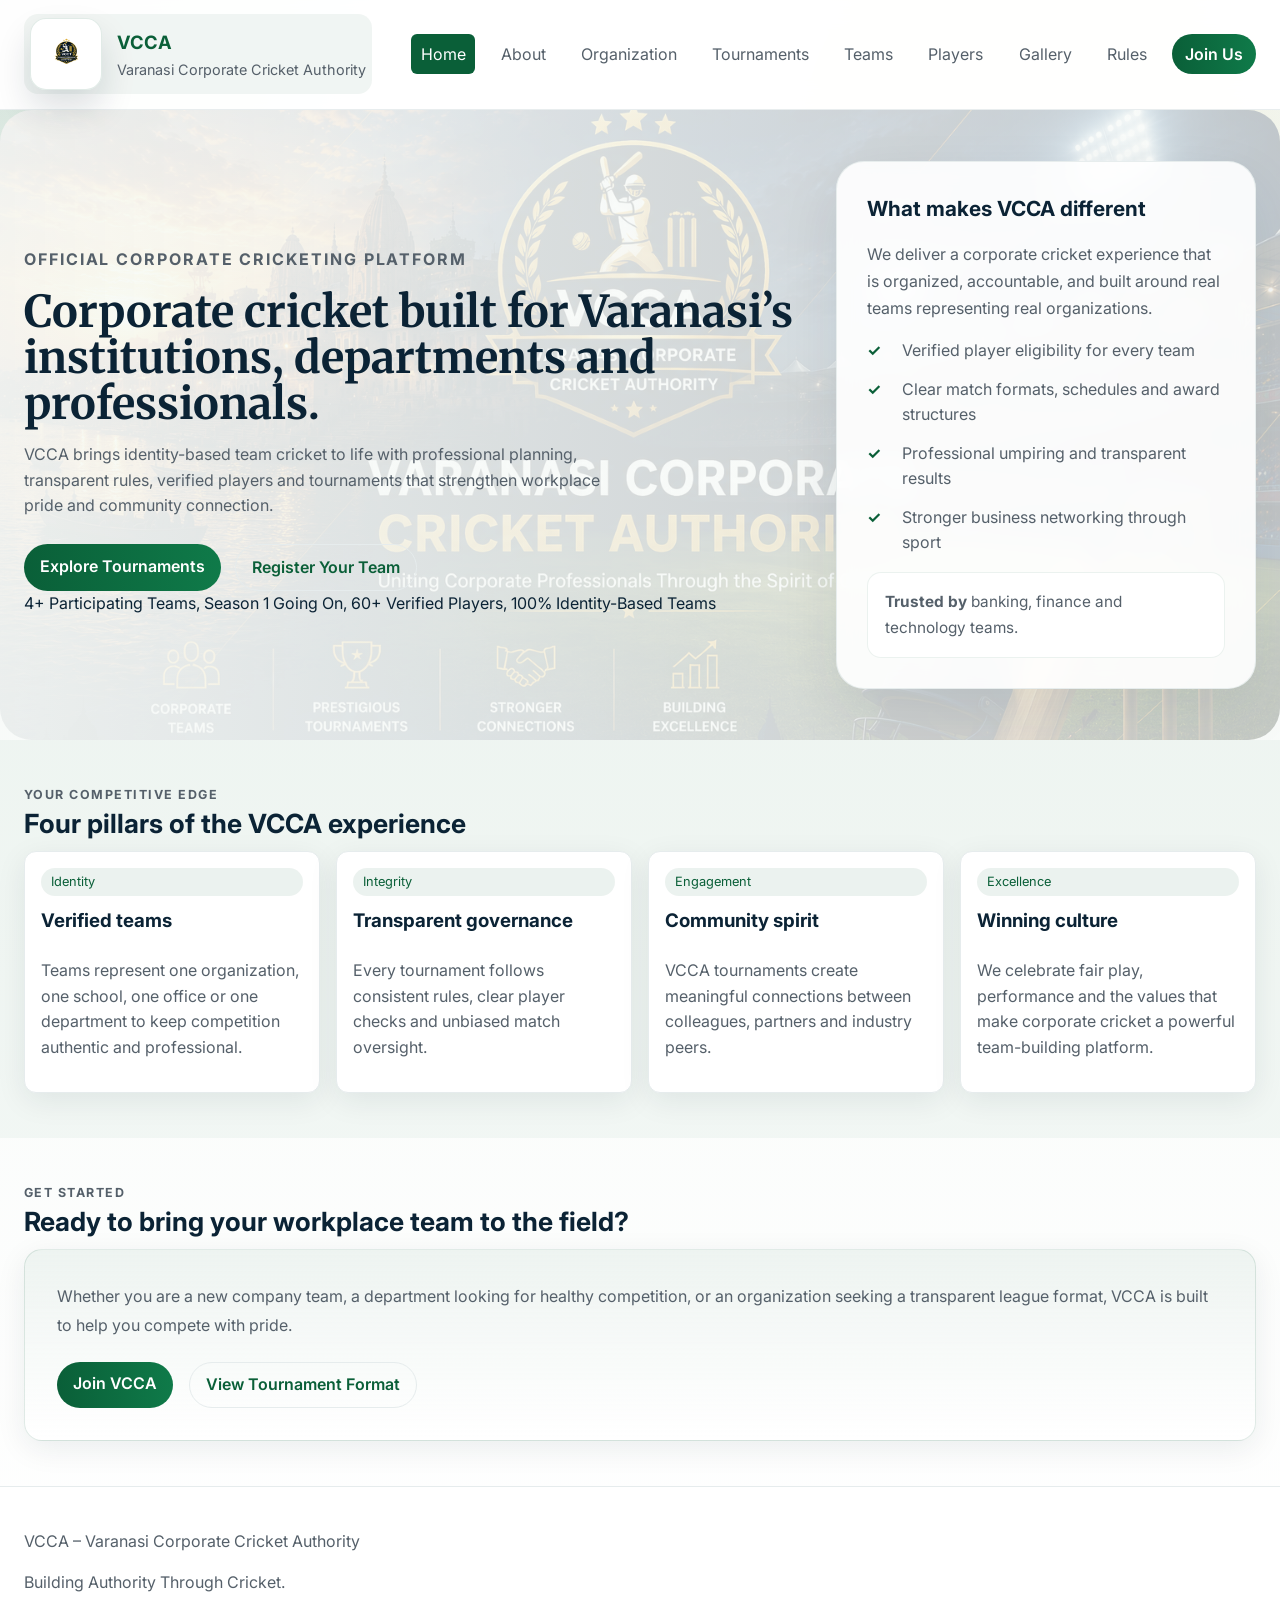
<file: index.html>
<!DOCTYPE html>
<html lang="en">
  <head>
    <meta charset="UTF-8" />
    <meta name="viewport" content="width=device-width, initial-scale=1.0" />
    <title>VCCA | Varanasi Corporate Cricket Authority</title>
    <meta
      name="description"
      content="Official website of the Varanasi Corporate Cricket Authority, promoting professional and transparent corporate cricket in Varanasi."
    />
    <link rel="icon" href="assets/favicon.png" />
    <link rel="stylesheet" href="styles.css" />
    <link href="https://fonts.googleapis.com/css2?family=Merriweather:wght@300;400;700&family=Inter:wght@300;400;600;700&display=swap" rel="stylesheet">
  </head>
  <body data-page="index">
    <header class="site-header">
      <a class="brand" href="index.html">
        <img src="assets/logo.png" class="brand-logo" alt="VCCA logo" />
        <div>
          <h1>VCCA</h1>
          <p>Varanasi Corporate Cricket Authority</p>
        </div>
      </a>

      <button id="nav-toggle" class="nav-toggle" aria-label="Toggle navigation" aria-expanded="false">☰</button>
      <nav class="site-nav" id="site-nav" role="navigation" aria-label="Main navigation"></nav>
      <a class="btn btn-small" href="join.html">Join Us</a>
    </header>

    <main class="page-shell">
      <section class="hero" id="home">
        <div class="hero-copy">
          <p class="eyebrow">Official Corporate Cricketing Platform</p>
          <h2>Corporate cricket built for Varanasi’s institutions, departments and professionals.</h2>
          <p>VCCA brings identity-based team cricket to life with professional planning, transparent rules, verified players and tournaments that strengthen workplace pride and community connection.</p>
          <div class="hero-actions">
            <a class="btn" href="tournaments.html">Explore Tournaments</a>
            <a class="btn btn-secondary" href="join.html">Register Your Team</a>
          </div>
          <div class="hero-stats">
            <span class="stat-pill">4+ Participating Teams, </span>
            <span class="stat-pill">Season 1 Going On, </span>
            <span class="stat-pill">60+ Verified Players, </span>
            <span class="stat-pill">100% Identity-Based Teams</span>
          </div>
        </div>
        <aside class="hero-card hero-panel">
          <h3>What makes VCCA different</h3>
          <p>We deliver a corporate cricket experience that is organized, accountable, and built around real teams representing real organizations.</p>
          <ul class="checklist">
            <li>Verified player eligibility for every team</li>
            <li>Clear match formats, schedules and award structures</li>
            <li>Professional umpiring and transparent results</li>
            <li>Stronger business networking through sport</li>
          </ul>
          <div class="trusted-by">
            <p><strong>Trusted by</strong> banking, finance and technology teams.</p>
          </div>
        </aside>
      </section>

      <section class="section section-alt">
        <div class="section-header">
          <p class="eyebrow">Your competitive edge</p>
          <h2>Four pillars of the VCCA experience</h2>
        </div>
        <div class="card-grid">
          <div class="card"><span class="tag">Identity</span><h3>Verified teams</h3><p>Teams represent one organization, one school, one office or one department to keep competition authentic and professional.</p></div>
          <div class="card"><span class="tag">Integrity</span><h3>Transparent governance</h3><p>Every tournament follows consistent rules, clear player checks and unbiased match oversight.</p></div>
          <div class="card"><span class="tag">Engagement</span><h3>Community spirit</h3><p>VCCA tournaments create meaningful connections between colleagues, partners and industry peers.</p></div>
          <div class="card"><span class="tag">Excellence</span><h3>Winning culture</h3><p>We celebrate fair play, performance and the values that make corporate cricket a powerful team-building platform.</p></div>
        </div>
      </section>

      <section class="section">
        <div class="section-header">
          <p class="eyebrow">Get started</p>
          <h2>Ready to bring your workplace team to the field?</h2>
        </div>
        <div class="cta-card">
          <p>Whether you are a new company team, a department looking for healthy competition, or an organization seeking a transparent league format, VCCA is built to help you compete with pride.</p>
          <div class="cta-actions">
            <a class="btn" href="join.html">Join VCCA</a>
            <a class="btn btn-secondary" href="tournaments.html">View Tournament Format</a>
          </div>
        </div>
      </section>
    </main>

    <footer class="site-footer">
      <p>VCCA – Varanasi Corporate Cricket Authority</p>
      <p>Building Authority Through Cricket.</p>
    </footer>

    <div id="team-modal" class="modal" hidden></div>

    <script src="app.js"></script>
  </body>
</html>
</file>
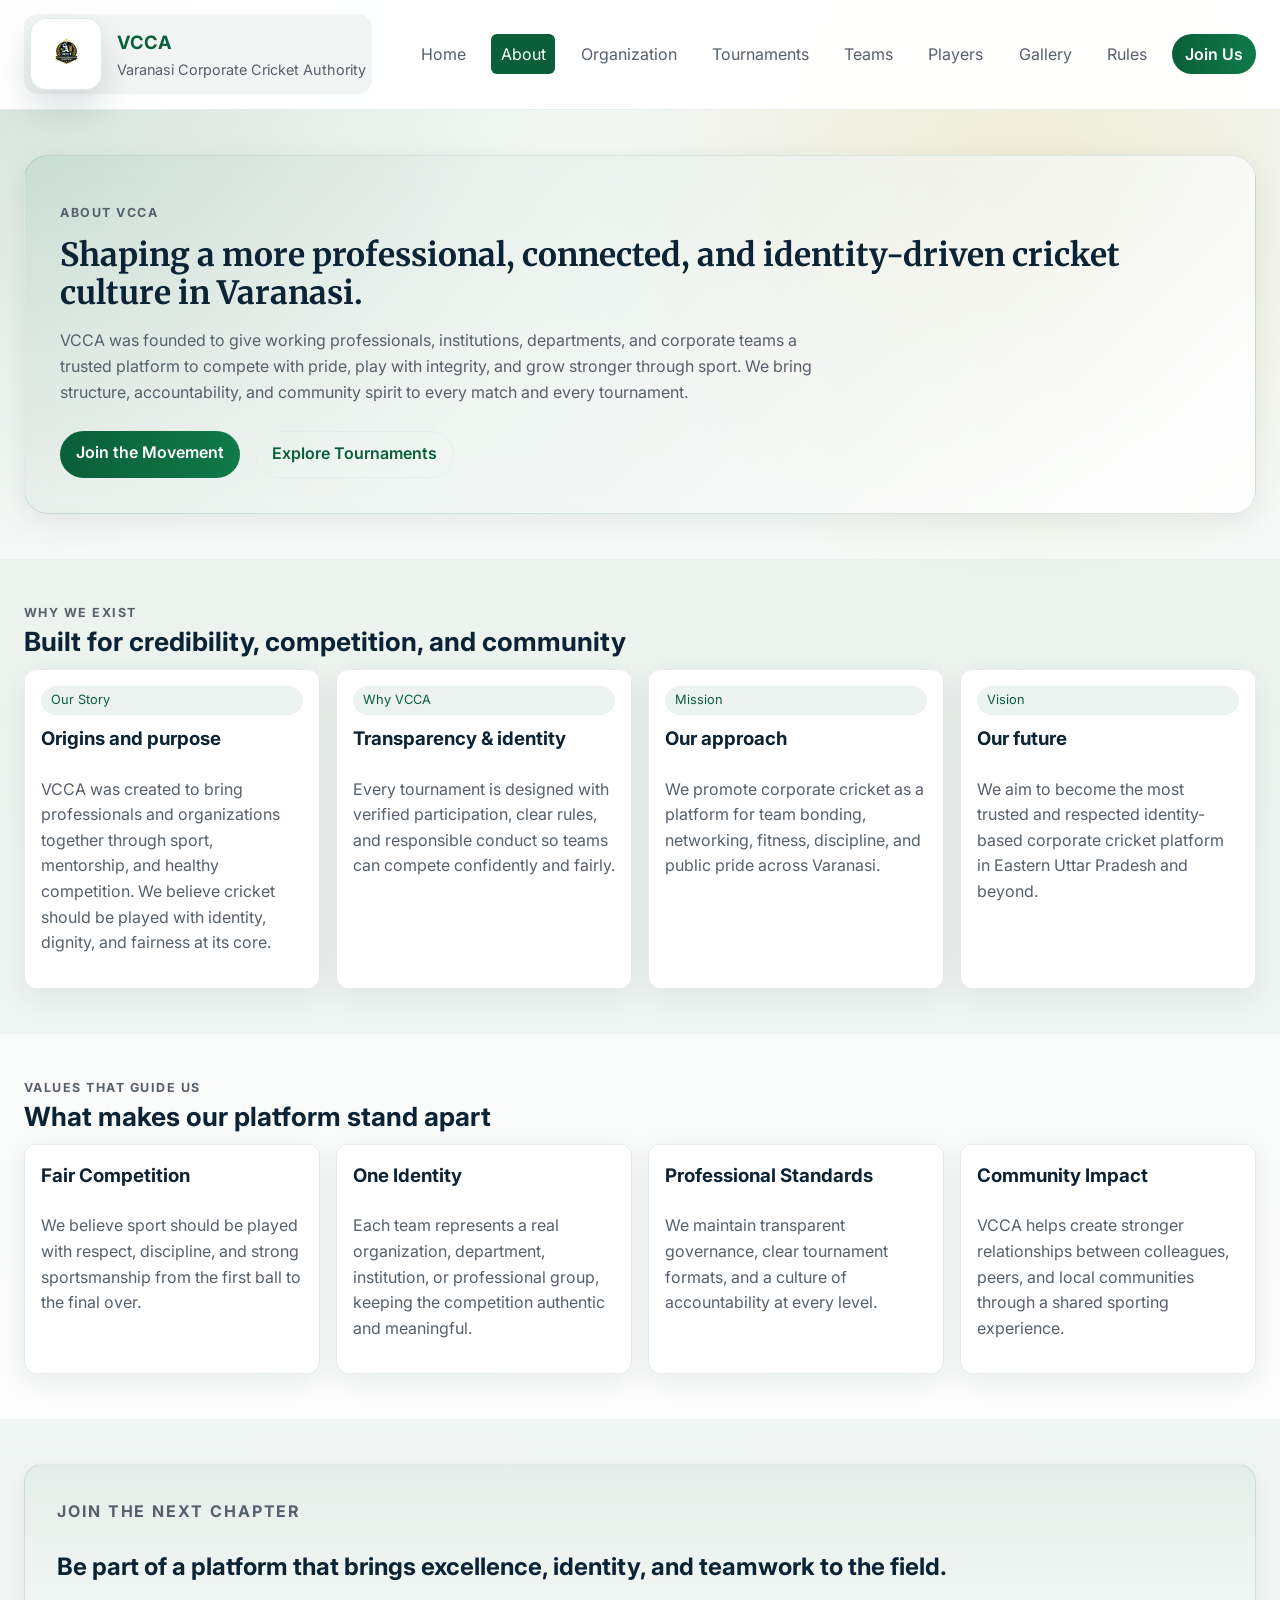
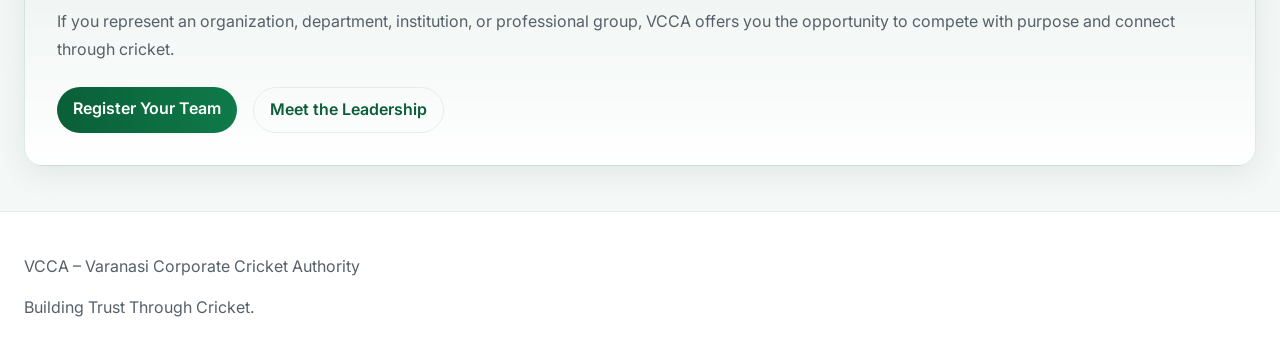
<file: about.html>
<!DOCTYPE html>
<html lang="en">
  <head>
    <meta charset="UTF-8" />
    <meta name="viewport" content="width=device-width, initial-scale=1.0" />
    <title>About | VCCA</title>
    <meta
      name="description"
      content="Learn the story, mission, vision and values of the Varanasi Corporate Cricket Authority."
    />
    <link rel="icon" href="assets/logo.png" />
    <link rel="stylesheet" href="styles.css" />
    <link href="https://fonts.googleapis.com/css2?family=Merriweather:wght@300;400;700&family=Inter:wght@300;400;600;700&display=swap" rel="stylesheet">
  </head>
  <body data-page="about">
    <header class="site-header">
      <a class="brand" href="index.html">
        <img src="assets/logo.png" class="brand-logo" alt="VCCA logo" />
        <div>
          <h1>VCCA</h1>
          <p>Varanasi Corporate Cricket Authority</p>
        </div>
      </a>
      <button id="nav-toggle" class="nav-toggle" aria-label="Toggle navigation" aria-expanded="false">☰</button>
      <nav class="site-nav" id="site-nav" role="navigation" aria-label="Main navigation"></nav>
      <a class="btn btn-small" href="join.html">Join Us</a>
    </header>

    <main class="page-shell">
      <section class="section">
        <div class="hero-card about-hero">
          <p class="eyebrow">About VCCA</p>
          <h2>Shaping a more professional, connected, and identity-driven cricket culture in Varanasi.</h2>
          <p>VCCA was founded to give working professionals, institutions, departments, and corporate teams a trusted platform to compete with pride, play with integrity, and grow stronger through sport. We bring structure, accountability, and community spirit to every match and every tournament.</p>
          <div class="hero-actions">
            <a class="btn" href="join.html">Join the Movement</a>
            <a class="btn btn-secondary" href="tournaments.html">Explore Tournaments</a>
          </div>
        </div>
      </section>

      <section class="section section-alt">
        <div class="section-header">
          <p class="eyebrow">Why we exist</p>
          <h2>Built for credibility, competition, and community</h2>
        </div>
        <div class="card-grid">
          <div class="card"><span class="tag">Our Story</span><h3>Origins and purpose</h3><p>VCCA was created to bring professionals and organizations together through sport, mentorship, and healthy competition. We believe cricket should be played with identity, dignity, and fairness at its core.</p></div>
          <div class="card"><span class="tag">Why VCCA</span><h3>Transparency & identity</h3><p>Every tournament is designed with verified participation, clear rules, and responsible conduct so teams can compete confidently and fairly.</p></div>
          <div class="card"><span class="tag">Mission</span><h3>Our approach</h3><p>We promote corporate cricket as a platform for team bonding, networking, fitness, discipline, and public pride across Varanasi.</p></div>
          <div class="card"><span class="tag">Vision</span><h3>Our future</h3><p>We aim to become the most trusted and respected identity-based corporate cricket platform in Eastern Uttar Pradesh and beyond.</p></div>
        </div>
      </section>

      <section class="section">
        <div class="section-header">
          <p class="eyebrow">Values that guide us</p>
          <h2>What makes our platform stand apart</h2>
        </div>
        <div class="about-grid">
          <div class="card"><h3>Fair Competition</h3><p>We believe sport should be played with respect, discipline, and strong sportsmanship from the first ball to the final over.</p></div>
          <div class="card"><h3>One Identity</h3><p>Each team represents a real organization, department, institution, or professional group, keeping the competition authentic and meaningful.</p></div>
          <div class="card"><h3>Professional Standards</h3><p>We maintain transparent governance, clear tournament formats, and a culture of accountability at every level.</p></div>
          <div class="card"><h3>Community Impact</h3><p>VCCA helps create stronger relationships between colleagues, peers, and local communities through a shared sporting experience.</p></div>
        </div>
      </section>

      <section class="section section-alt">
        <div class="cta-card">
          <p class="eyebrow">Join the next chapter</p>
          <h2>Be part of a platform that brings excellence, identity, and teamwork to the field.</h2>
          <p>If you represent an organization, department, institution, or professional group, VCCA offers you the opportunity to compete with purpose and connect through cricket.</p>
          <div class="cta-actions">
            <a class="btn" href="join.html">Register Your Team</a>
            <a class="btn btn-secondary" href="organization.html">Meet the Leadership</a>
          </div>
        </div>
      </section>
    </main>

    <footer class="site-footer">
      <p>VCCA – Varanasi Corporate Cricket Authority</p>
      <p>Building Trust Through Cricket.</p>
    </footer>

    <div id="team-modal" class="modal" hidden></div>
    <script src="app.js"></script>
  </body>
</html>
</file>
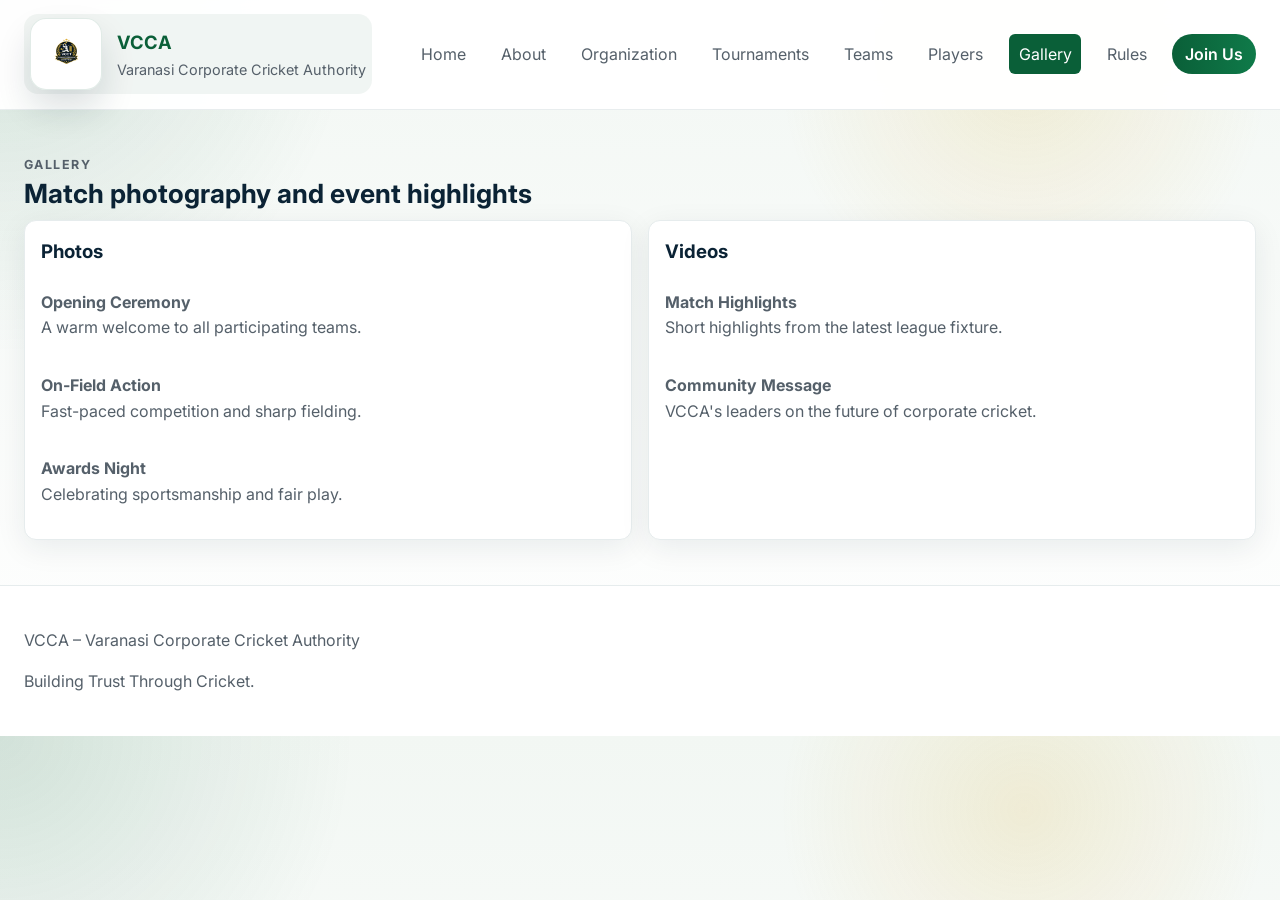
<file: gallery.html>
<!DOCTYPE html>
<html lang="en">
  <head>
    <meta charset="UTF-8" />
    <meta name="viewport" content="width=device-width, initial-scale=1.0" />
    <title>Gallery | VCCA</title>
    <meta
      name="description"
      content="Browse VCCA photos and videos from recent tournaments and events."
    />
    <link rel="icon" href="assets/logo.png" />
    <link rel="stylesheet" href="styles.css" />
    <link href="https://fonts.googleapis.com/css2?family=Merriweather:wght@300;400;700&family=Inter:wght@300;400;600;700&display=swap" rel="stylesheet">
  </head>
  <body data-page="gallery">
    <header class="site-header">
      <a class="brand" href="index.html">
        <img src="assets/logo.png" class="brand-logo" alt="VCCA logo" />
        <div>
          <h1>VCCA</h1>
          <p>Varanasi Corporate Cricket Authority</p>
        </div>
      </a>
      <button id="nav-toggle" class="nav-toggle" aria-label="Toggle navigation" aria-expanded="false">☰</button>
      <nav class="site-nav" id="site-nav" role="navigation" aria-label="Main navigation"></nav>
      <a class="btn btn-small" href="join.html">Join Us</a>
    </header>

    <main class="page-shell">
      <section id="page-content"></section>
    </main>

    <footer class="site-footer">
      <p>VCCA – Varanasi Corporate Cricket Authority</p>
      <p>Building Trust Through Cricket.</p>
    </footer>

    <div id="team-modal" class="modal" hidden></div>
    <script src="app.js"></script>
  </body>
</html>
</file>
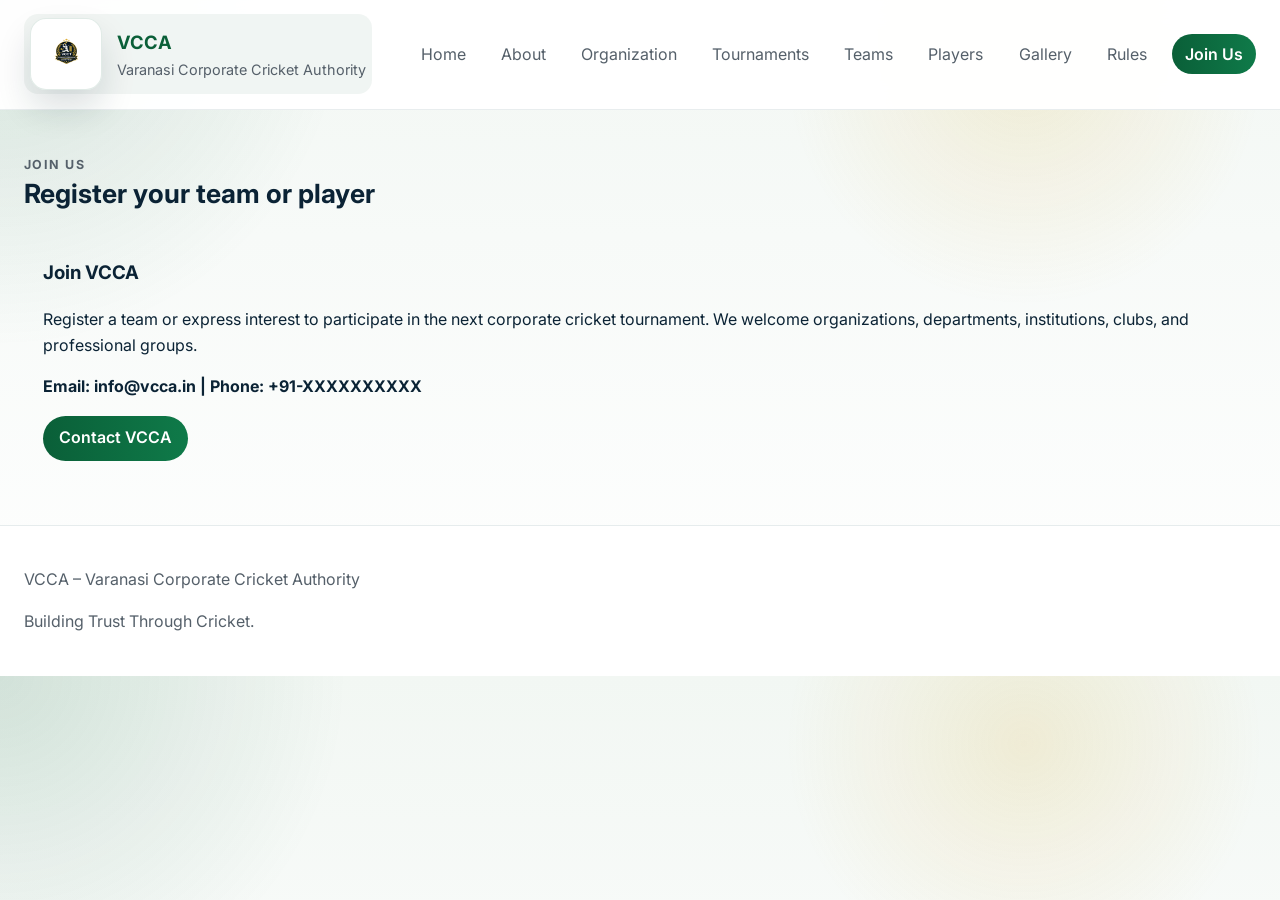
<file: join.html>
<!DOCTYPE html>
<html lang="en">
  <head>
    <meta charset="UTF-8" />
    <meta name="viewport" content="width=device-width, initial-scale=1.0" />
    <title>Join VCCA</title>
    <meta
      name="description"
      content="Register a team or player with VCCA and join the next corporate cricket tournament in Varanasi."
    />
    <link rel="icon" href="assets/logo.png" />
    <link rel="stylesheet" href="styles.css" />
    <link href="https://fonts.googleapis.com/css2?family=Merriweather:wght@300;400;700&family=Inter:wght@300;400;600;700&display=swap" rel="stylesheet">
  </head>
  <body data-page="join">
    <header class="site-header">
      <a class="brand" href="index.html">
        <img src="assets/logo.png" class="brand-logo" alt="VCCA logo" />
        <div>
          <h1>VCCA</h1>
          <p>Varanasi Corporate Cricket Authority</p>
        </div>
      </a>
      <button id="nav-toggle" class="nav-toggle" aria-label="Toggle navigation" aria-expanded="false">☰</button>
      <nav class="site-nav" id="site-nav" role="navigation" aria-label="Main navigation"></nav>
      <a class="btn btn-small" href="join.html">Join Us</a>
    </header>

    <main class="page-shell">
      <section id="page-content"></section>
    </main>

    <footer class="site-footer">
      <p>VCCA – Varanasi Corporate Cricket Authority</p>
      <p>Building Trust Through Cricket.</p>
    </footer>

    <div id="team-modal" class="modal" hidden></div>
    <script src="app.js"></script>
  </body>
</html>
</file>
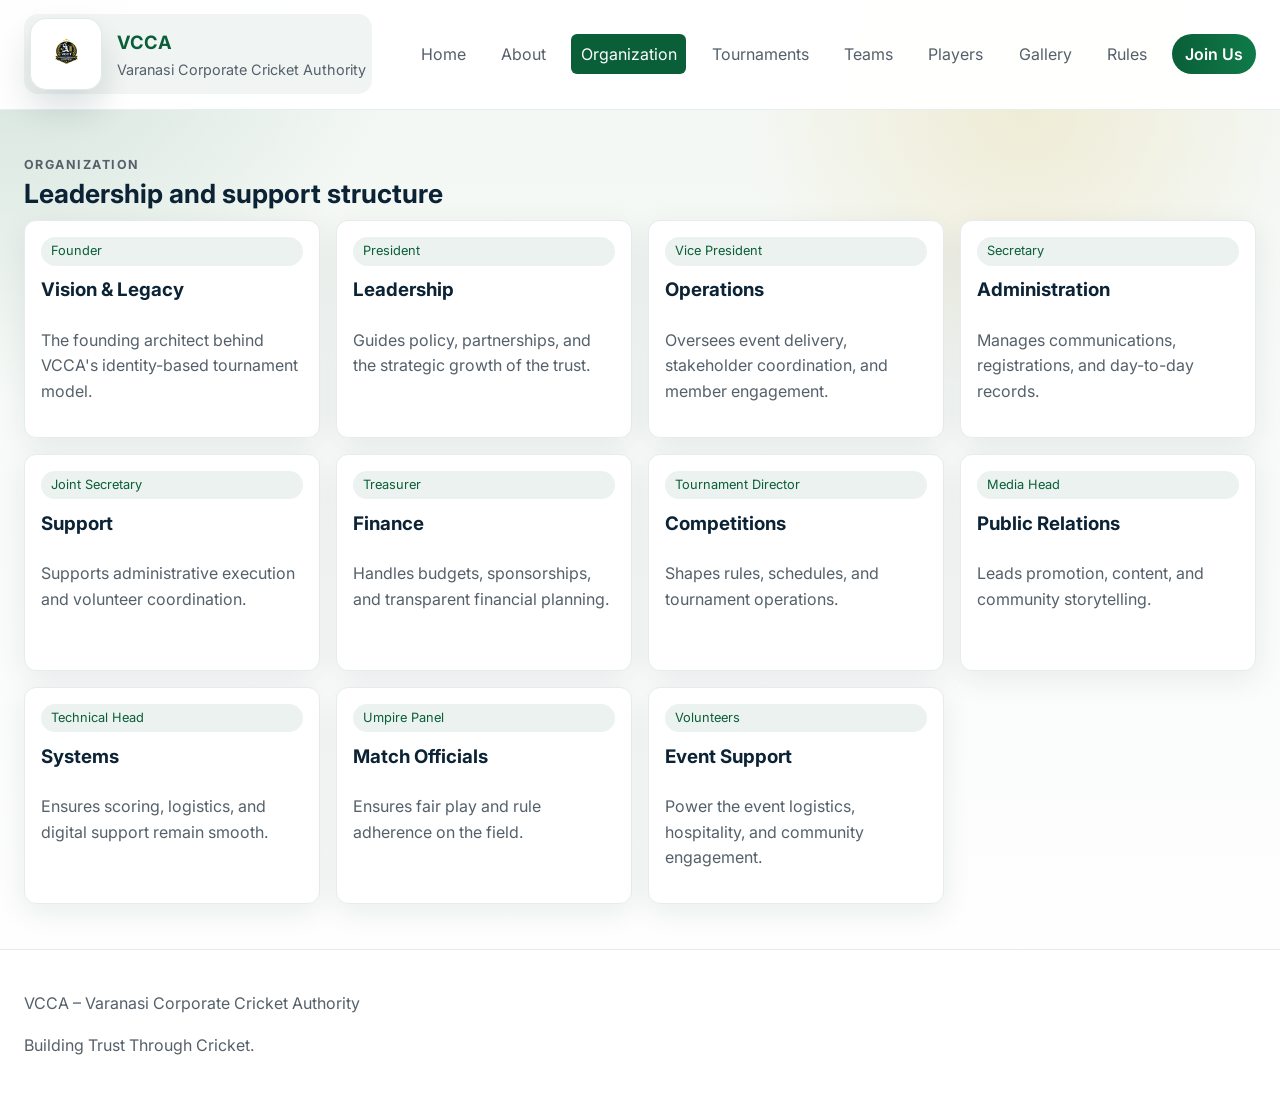
<file: organization.html>
<!DOCTYPE html>
<html lang="en">
  <head>
    <meta charset="UTF-8" />
    <meta name="viewport" content="width=device-width, initial-scale=1.0" />
    <title>Organization | VCCA</title>
    <meta
      name="description"
      content="Meet the leadership team and organizational roles at the Varanasi Corporate Cricket Authority."
    />
    <link rel="icon" href="assets/logo.png" />
    <link rel="stylesheet" href="styles.css" />
    <link href="https://fonts.googleapis.com/css2?family=Merriweather:wght@300;400;700&family=Inter:wght@300;400;600;700&display=swap" rel="stylesheet">
  </head>
  <body data-page="organization">
    <header class="site-header">
      <a class="brand" href="index.html">
        <img src="assets/logo.png" class="brand-logo" alt="VCCA logo" />
        <div>
          <h1>VCCA</h1>
          <p>Varanasi Corporate Cricket Authority</p>
        </div>
      </a>
      <button id="nav-toggle" class="nav-toggle" aria-label="Toggle navigation" aria-expanded="false">☰</button>
      <nav class="site-nav" id="site-nav" role="navigation" aria-label="Main navigation"></nav>
      <a class="btn btn-small" href="join.html">Join Us</a>
    </header>

    <main class="page-shell">
      <section class="section">
        <div class="section-header">
          <p class="eyebrow">Organization</p>
          <h2>Leadership and support structure</h2>
        </div>
        <div class="card-grid">
          <div class="card"><span class="tag">Founder</span><h3>Vision & Legacy</h3><p>The founding architect behind VCCA's identity-based tournament model.</p></div>
          <div class="card"><span class="tag">President</span><h3>Leadership</h3><p>Guides policy, partnerships, and the strategic growth of the trust.</p></div>
          <div class="card"><span class="tag">Vice President</span><h3>Operations</h3><p>Oversees event delivery, stakeholder coordination, and member engagement.</p></div>
          <div class="card"><span class="tag">Secretary</span><h3>Administration</h3><p>Manages communications, registrations, and day-to-day records.</p></div>
          <div class="card"><span class="tag">Joint Secretary</span><h3>Support</h3><p>Supports administrative execution and volunteer coordination.</p></div>
          <div class="card"><span class="tag">Treasurer</span><h3>Finance</h3><p>Handles budgets, sponsorships, and transparent financial planning.</p></div>
          <div class="card"><span class="tag">Tournament Director</span><h3>Competitions</h3><p>Shapes rules, schedules, and tournament operations.</p></div>
          <div class="card"><span class="tag">Media Head</span><h3>Public Relations</h3><p>Leads promotion, content, and community storytelling.</p></div>
          <div class="card"><span class="tag">Technical Head</span><h3>Systems</h3><p>Ensures scoring, logistics, and digital support remain smooth.</p></div>
          <div class="card"><span class="tag">Umpire Panel</span><h3>Match Officials</h3><p>Ensures fair play and rule adherence on the field.</p></div>
          <div class="card"><span class="tag">Volunteers</span><h3>Event Support</h3><p>Power the event logistics, hospitality, and community engagement.</p></div>
        </div>
      </section>
    </main>

    <footer class="site-footer">
      <p>VCCA – Varanasi Corporate Cricket Authority</p>
      <p>Building Trust Through Cricket.</p>
    </footer>

    <div id="team-modal" class="modal" hidden></div>
    <script src="app.js"></script>
  </body>
</html>
</file>
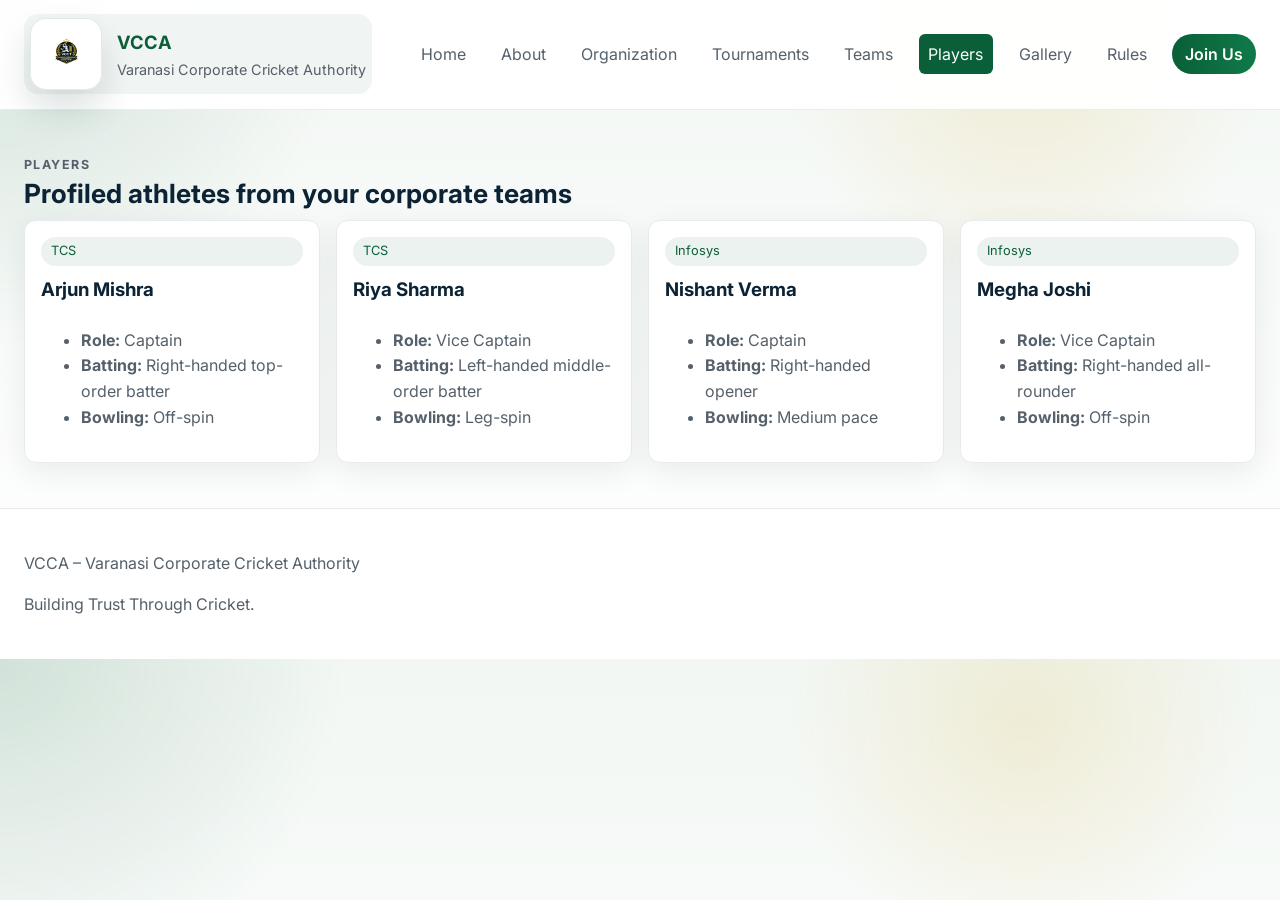
<file: players.html>
<!DOCTYPE html>
<html lang="en">
  <head>
    <meta charset="UTF-8" />
    <meta name="viewport" content="width=device-width, initial-scale=1.0" />
    <title>Players | VCCA</title>
    <meta
      name="description"
      content="Explore VCCA player profiles, roles, and on-field strengths for the current season."
    />
    <link rel="icon" href="assets/logo.png" />
    <link rel="stylesheet" href="styles.css" />
    <link href="https://fonts.googleapis.com/css2?family=Merriweather:wght@300;400;700&family=Inter:wght@300;400;600;700&display=swap" rel="stylesheet">
  </head>
  <body data-page="players">
    <header class="site-header">
      <a class="brand" href="index.html">
        <img src="assets/logo.png" class="brand-logo" alt="VCCA logo" />
        <div>
          <h1>VCCA</h1>
          <p>Varanasi Corporate Cricket Authority</p>
        </div>
      </a>
      <button id="nav-toggle" class="nav-toggle" aria-label="Toggle navigation" aria-expanded="false">☰</button>
      <nav class="site-nav" id="site-nav" role="navigation" aria-label="Main navigation"></nav>
      <a class="btn btn-small" href="join.html">Join Us</a>
    </header>

    <main class="page-shell">
      <section id="page-content"></section>
    </main>

    <footer class="site-footer">
      <p>VCCA – Varanasi Corporate Cricket Authority</p>
      <p>Building Trust Through Cricket.</p>
    </footer>

    <div id="team-modal" class="modal" hidden></div>
    <script src="app.js"></script>
  </body>
</html>
</file>
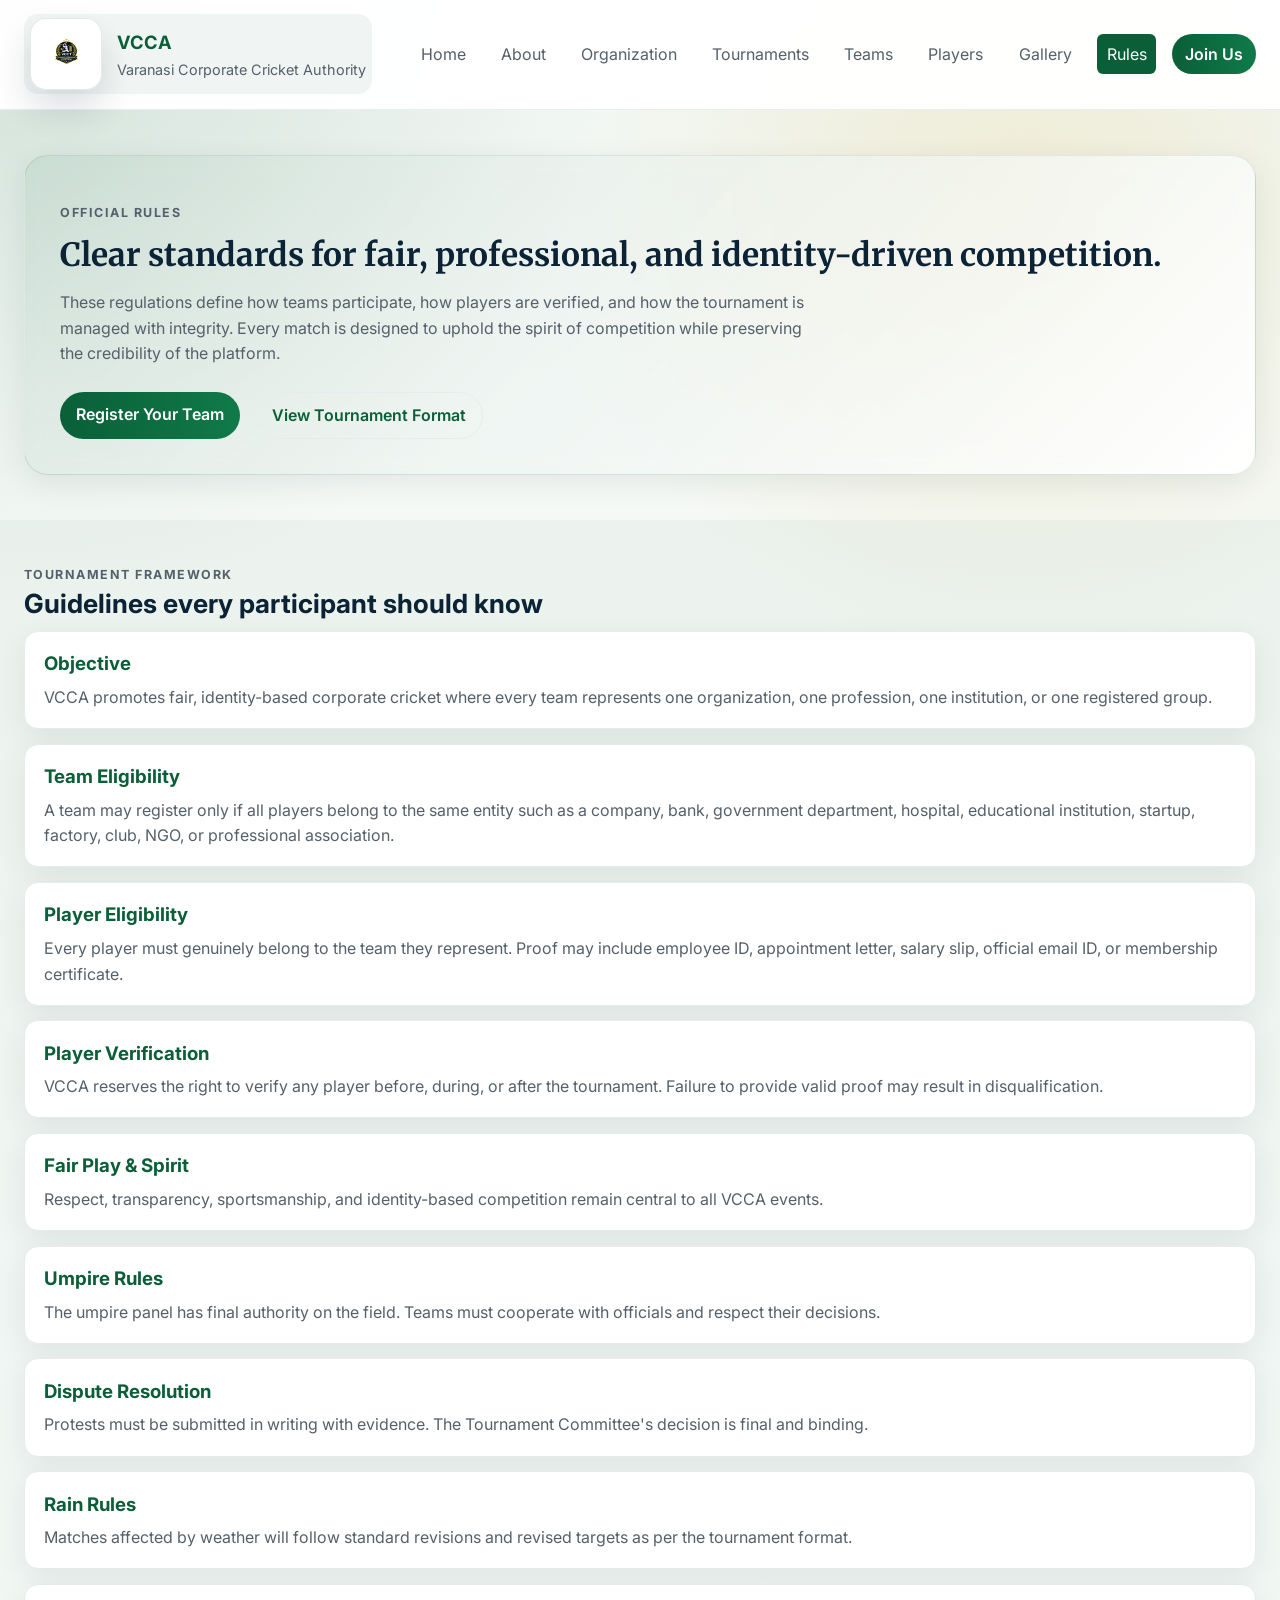
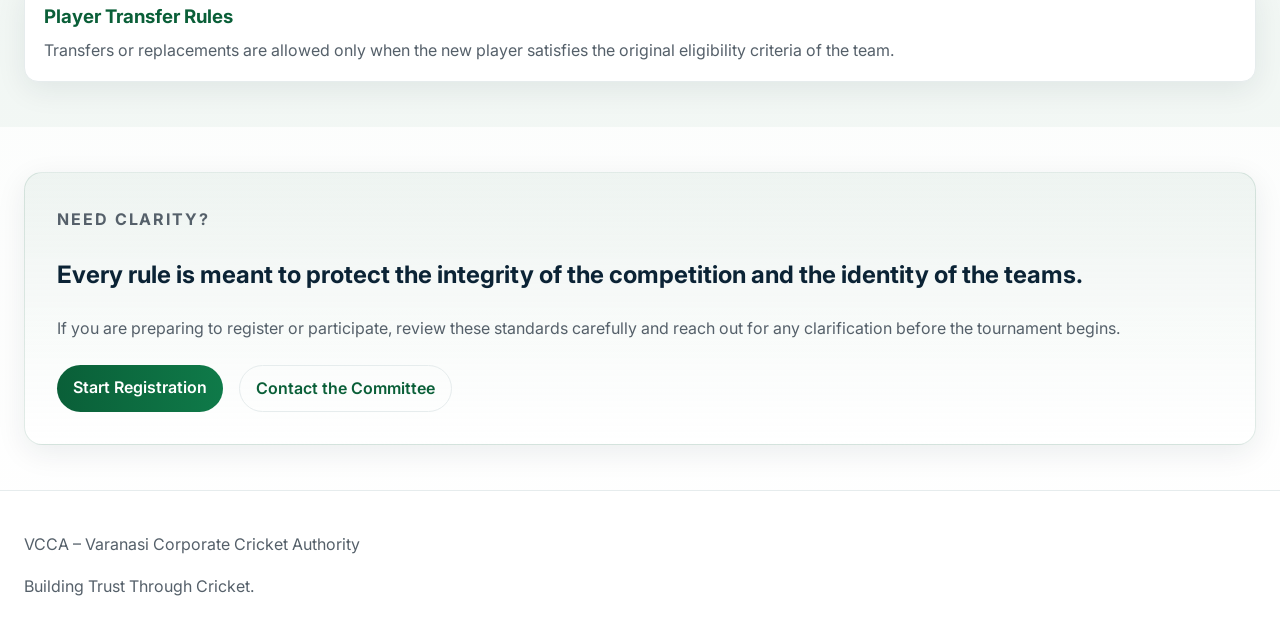
<file: rules.html>
<!DOCTYPE html>
<html lang="en">
  <head>
    <meta charset="UTF-8" />
    <meta name="viewport" content="width=device-width, initial-scale=1.0" />
    <title>Rules | VCCA</title>
    <meta
      name="description"
      content="Read the VCCA tournament rules, player eligibility, code of conduct, umpire regulations, and transfer policy."
    />
    <link rel="icon" href="assets/logo.png" />
    <link rel="stylesheet" href="styles.css" />
    <link href="https://fonts.googleapis.com/css2?family=Merriweather:wght@300;400;700&family=Inter:wght@300;400;600;700&display=swap" rel="stylesheet">
  </head>
  <body data-page="rules">
    <header class="site-header">
      <a class="brand" href="index.html">
        <img src="assets/logo.png" class="brand-logo" alt="VCCA logo" />
        <div>
          <h1>VCCA</h1>
          <p>Varanasi Corporate Cricket Authority</p>
        </div>
      </a>
      <button id="nav-toggle" class="nav-toggle" aria-label="Toggle navigation" aria-expanded="false">☰</button>
      <nav class="site-nav" id="site-nav" role="navigation" aria-label="Main navigation"></nav>
      <a class="btn btn-small" href="join.html">Join Us</a>
    </header>

    <main class="page-shell">
      <section class="section">
        <div class="hero-card about-hero">
          <p class="eyebrow">Official Rules</p>
          <h2>Clear standards for fair, professional, and identity-driven competition.</h2>
          <p>These regulations define how teams participate, how players are verified, and how the tournament is managed with integrity. Every match is designed to uphold the spirit of competition while preserving the credibility of the platform.</p>
          <div class="hero-actions">
            <a class="btn" href="join.html">Register Your Team</a>
            <a class="btn btn-secondary" href="tournaments.html">View Tournament Format</a>
          </div>
        </div>
      </section>

      <section class="section section-alt">
        <div class="section-header">
          <p class="eyebrow">Tournament framework</p>
          <h2>Guidelines every participant should know</h2>
        </div>
        <div class="rules-list">
          <div class="rules-item"><h3>Objective</h3><p>VCCA promotes fair, identity-based corporate cricket where every team represents one organization, one profession, one institution, or one registered group.</p></div>
          <div class="rules-item"><h3>Team Eligibility</h3><p>A team may register only if all players belong to the same entity such as a company, bank, government department, hospital, educational institution, startup, factory, club, NGO, or professional association.</p></div>
          <div class="rules-item"><h3>Player Eligibility</h3><p>Every player must genuinely belong to the team they represent. Proof may include employee ID, appointment letter, salary slip, official email ID, or membership certificate.</p></div>
          <div class="rules-item"><h3>Player Verification</h3><p>VCCA reserves the right to verify any player before, during, or after the tournament. Failure to provide valid proof may result in disqualification.</p></div>
          <div class="rules-item"><h3>Fair Play & Spirit</h3><p>Respect, transparency, sportsmanship, and identity-based competition remain central to all VCCA events.</p></div>
          <div class="rules-item"><h3>Umpire Rules</h3><p>The umpire panel has final authority on the field. Teams must cooperate with officials and respect their decisions.</p></div>
          <div class="rules-item"><h3>Dispute Resolution</h3><p>Protests must be submitted in writing with evidence. The Tournament Committee's decision is final and binding.</p></div>
          <div class="rules-item"><h3>Rain Rules</h3><p>Matches affected by weather will follow standard revisions and revised targets as per the tournament format.</p></div>
          <div class="rules-item"><h3>Player Transfer Rules</h3><p>Transfers or replacements are allowed only when the new player satisfies the original eligibility criteria of the team.</p></div>
        </div>
      </section>

      <section class="section">
        <div class="cta-card">
          <p class="eyebrow">Need clarity?</p>
          <h2>Every rule is meant to protect the integrity of the competition and the identity of the teams.</h2>
          <p>If you are preparing to register or participate, review these standards carefully and reach out for any clarification before the tournament begins.</p>
          <div class="cta-actions">
            <a class="btn" href="join.html">Start Registration</a>
            <a class="btn btn-secondary" href="organization.html">Contact the Committee</a>
          </div>
        </div>
      </section>
    </main>

    <footer class="site-footer">
      <p>VCCA – Varanasi Corporate Cricket Authority</p>
      <p>Building Trust Through Cricket.</p>
    </footer>

    <div id="team-modal" class="modal" hidden></div>
    <script src="app.js"></script>
  </body>
</html>
</file>
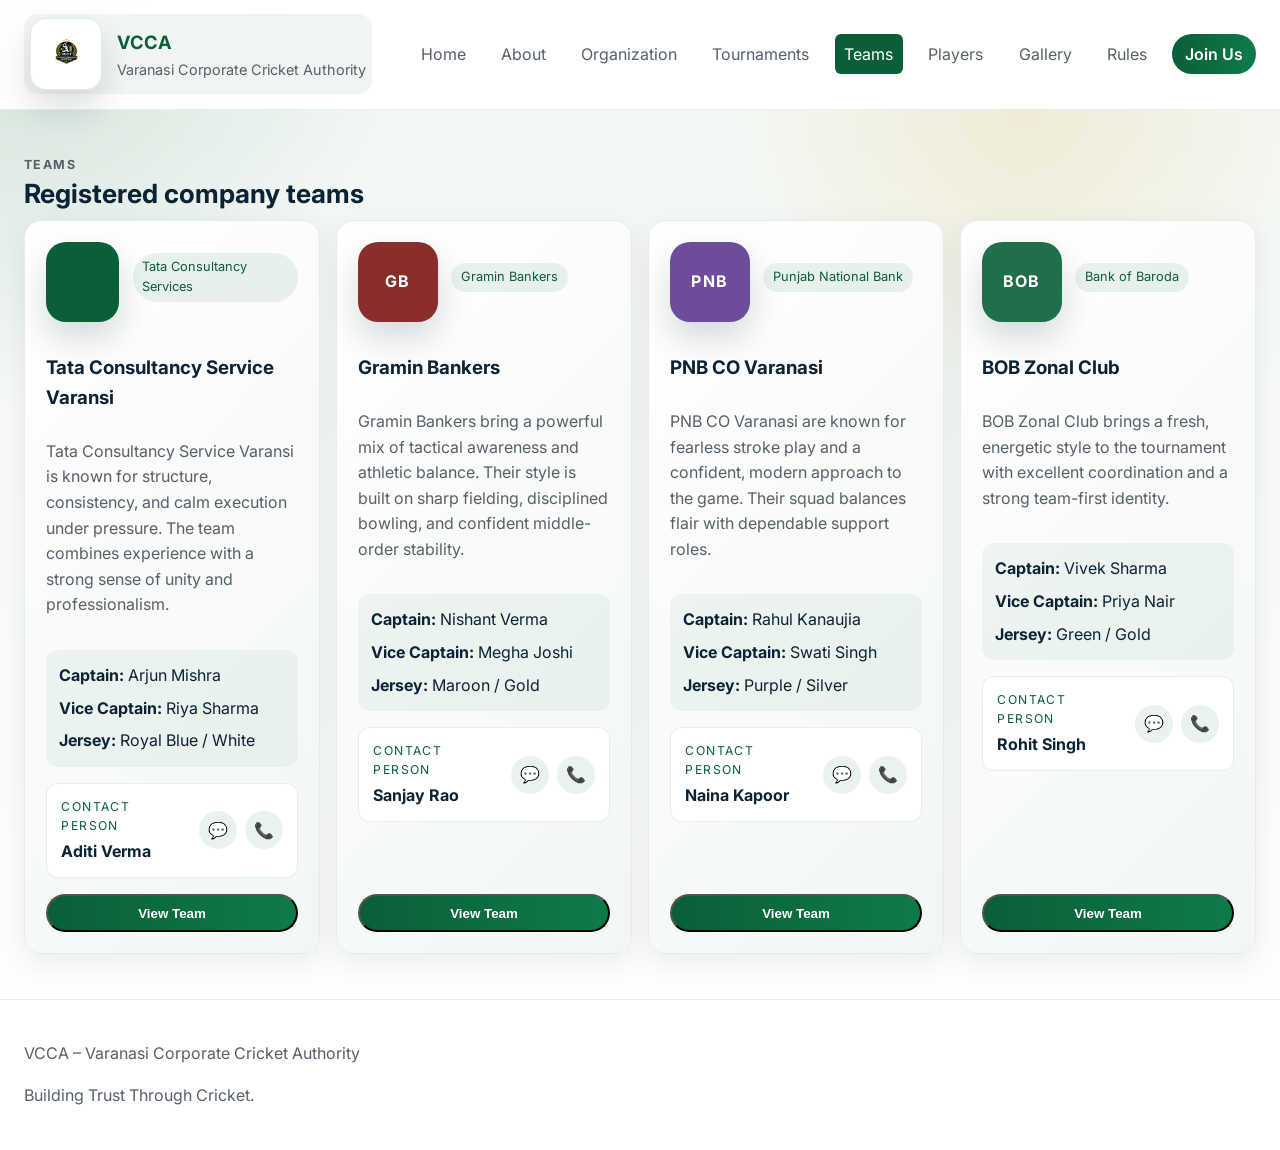
<file: teams.html>
<!DOCTYPE html>
<html lang="en">
  <head>
    <meta charset="UTF-8" />
    <meta name="viewport" content="width=device-width, initial-scale=1.0" />
    <title>Teams | VCCA</title>
    <meta
      name="description"
      content="Browse VCCA registered company teams and view player rosters, captains, and team records."
    />
    <link rel="icon" href="assets/logo.png" />
    <link rel="stylesheet" href="styles.css" />
    <link href="https://fonts.googleapis.com/css2?family=Merriweather:wght@300;400;700&family=Inter:wght@300;400;600;700&display=swap" rel="stylesheet">
  </head>
  <body data-page="teams">
    <header class="site-header">
      <a class="brand" href="index.html">
        <img src="assets/logo.png" class="brand-logo" alt="VCCA logo" />
        <div>
          <h1>VCCA</h1>
          <p>Varanasi Corporate Cricket Authority</p>
        </div>
      </a>
      <button id="nav-toggle" class="nav-toggle" aria-label="Toggle navigation" aria-expanded="false">☰</button>
      <nav class="site-nav" id="site-nav" role="navigation" aria-label="Main navigation"></nav>
      <a class="btn btn-small" href="join.html">Join Us</a>
    </header>

    <main class="page-shell">
      <section id="page-content"></section>
    </main>

    <footer class="site-footer">
      <p>VCCA – Varanasi Corporate Cricket Authority</p>
      <p>Building Trust Through Cricket.</p>
    </footer>

    <div id="team-modal" class="modal" hidden></div>
    <script src="app.js"></script>
  </body>
</html>
</file>
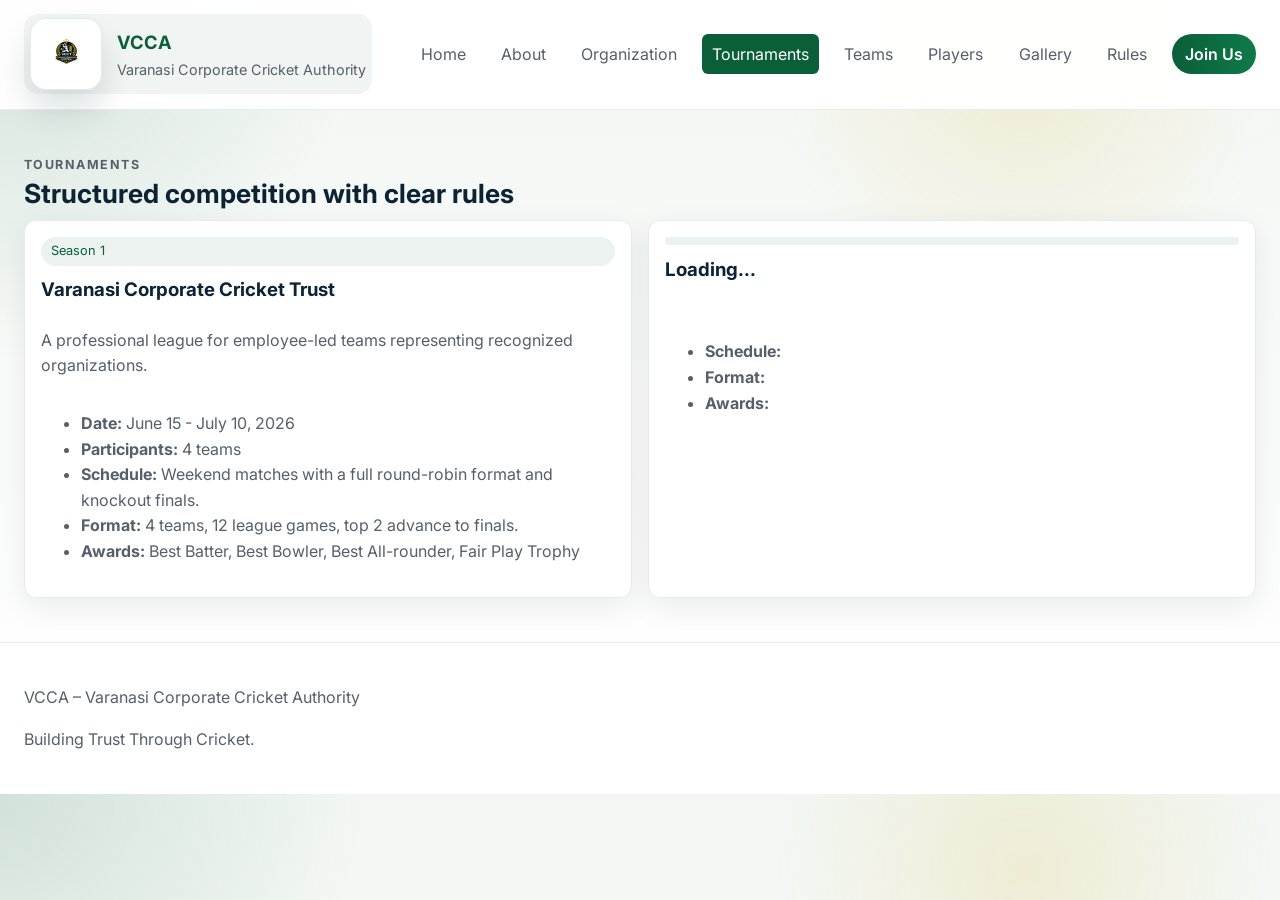
<file: tournaments.html>
<!DOCTYPE html>
<html lang="en">
  <head>
    <meta charset="UTF-8" />
    <meta name="viewport" content="width=device-width, initial-scale=1.0" />
    <title>Tournaments | VCCA</title>
    <meta
      name="description"
      content="View the tournaments organized by VCCA, including format, rules, schedule and awards."
    />
    <link rel="icon" href="assets/logo.png" />
    <link rel="stylesheet" href="styles.css" />
    <link href="https://fonts.googleapis.com/css2?family=Merriweather:wght@300;400;700&family=Inter:wght@300;400;600;700&display=swap" rel="stylesheet">
  </head>
  <body data-page="tournaments">
    <header class="site-header">
      <a class="brand" href="index.html">
        <img src="assets/logo.png" class="brand-logo" alt="VCCA logo" />
        <div>
          <h1>VCCA</h1>
          <p>Varanasi Corporate Cricket Authority</p>
        </div>
      </a>
      <button id="nav-toggle" class="nav-toggle" aria-label="Toggle navigation" aria-expanded="false">☰</button>
      <nav class="site-nav" id="site-nav" role="navigation" aria-label="Main navigation"></nav>
      <a class="btn btn-small" href="join.html">Join Us</a>
    </header>

    <main class="page-shell">
      <section id="page-content"></section>
    </main>

    <footer class="site-footer">
      <p>VCCA – Varanasi Corporate Cricket Authority</p>
      <p>Building Trust Through Cricket.</p>
    </footer>

    <div id="team-modal" class="modal" hidden></div>
    <script src="app.js"></script>
  </body>
</html>
</file>
<file: styles.css>
:root{
  --bg: #ffffff;
  --page: #f7faf8;
  --card: #ffffff;
  --text: #0b2335;
  --muted: #55606a;
  --primary: #0a5f38; /* deep green */
  --accent: #d4a017; /* gold */
  --border: #e6eced;
  --shadow: 0 8px 30px rgba(11,34,53,0.08);
}

*{box-sizing:border-box}
html{scroll-behavior:smooth}
body{
  margin:0; font-family:Inter, 'Merriweather', Georgia, serif; background: radial-gradient(circle at top left, rgba(10,95,56,0.14), transparent 24%), radial-gradient(circle at 80% 10%, rgba(212,160,23,0.14), transparent 20%), linear-gradient(180deg, #f2f7f3 0%, #f7faf8 35%, #ffffff 100%); color:var(--text); line-height:1.6;
}
a{color:inherit;text-decoration:none}
img{display:block;max-width:100%}

.site-header{
  position:sticky; top:0; z-index:20; display:flex; align-items:center; gap:1rem; padding:0.9rem 1.5rem; background:rgba(255,255,255,0.96); border-bottom:1px solid rgba(230,236,237,0.9); backdrop-filter:blur(12px);
}
.brand{display:flex;align-items:center;gap:0.9rem;padding:0.25rem 0.4rem;border-radius:14px;background:rgba(10,95,56,0.06);backdrop-filter:blur(5px)}
.brand-logo{width:72px;height:72px;object-fit:contain;border-radius:16px;padding:0.4rem;background:rgba(255,255,255,0.95);box-shadow:0 18px 35px rgba(11,34,53,0.14);border:1px solid rgba(10,95,56,0.12)}
.brand h1{margin:0;font-size:1.15rem;color:var(--primary)}
.brand p{margin:0;color:var(--muted);font-size:0.9rem}

.nav-toggle{display:none;background:transparent;border:0;font-size:1.4rem;padding:0.4rem 0.6rem;cursor:pointer}
.site-nav{display:flex;gap:1rem;margin-left:auto;align-items:center}
.site-nav a{color:var(--muted);padding:0.45rem 0.6rem;border-radius:6px}
.site-nav a:hover{background:var(--page);color:var(--text)}
.site-nav .active{background:var(--primary);color:#fff}

.btn{display:inline-block;padding:0.6rem 1rem;border-radius:999px;background:linear-gradient(90deg,var(--primary),#0f7a49);color:#fff;font-weight:600}
.btn-secondary{background:transparent;color:var(--primary);border:1px solid var(--border)}
.btn-small{padding:0.45rem 0.8rem}

.hero{display:grid;grid-template-columns:1fr 420px;gap:2rem;padding:3.2rem 1.5rem;align-items:center;position:relative;z-index:1;overflow:hidden;min-height:540px}
.hero::before{content:'';position:absolute;inset:0;pointer-events:none;background:linear-gradient(90deg, rgba(247,250,248,0.95) 0%, rgba(247,250,248,0.88) 42%, rgba(247,250,248,0.78) 100%), url('assets/home.png') center/cover no-repeat;border-radius:32px;}
.hero-copy{position:relative;z-index:2}
.hero-copy h2{font-family:'Merriweather',serif;font-size:2.75rem;line-height:1.05;margin:0;color:var(--text)}
.hero-copy p{color:var(--muted);margin-top:0.9rem;font-size:1rem;max-width:38rem}
.eyebrow{color:var(--primary);font-weight:700;font-size:0.78rem;letter-spacing:0.12em;text-transform:uppercase}
.hero-actions{display:flex;gap:0.9rem;margin-top:1.6rem;flex-wrap:wrap}
.hero-card{background:rgba(255,255,255,0.9);backdrop-filter:blur(10px);padding:1.85rem;border-radius:28px;border:1px solid rgba(230,236,237,0.95);box-shadow:0 24px 60px rgba(11,34,53,0.09);position:relative;z-index:2}
.hero-panel{display:flex;flex-direction:column;gap:1rem}
.hero-panel h3{margin:0;font-size:1.3rem}
.hero-panel p{margin:0;color:var(--muted);line-height:1.7}
.checklist{list-style:none;padding:0;margin:0;display:grid;gap:0.8rem}
.checklist li{position:relative;padding-left:2.2rem;color:var(--muted);line-height:1.6}
.checklist li::before{content:'✓';position:absolute;left:0;top:0;color:var(--primary);font-weight:700}
.trusted-by{padding:1rem 1.1rem;border-radius:14px;background:rgba(255,255,255,0.9);color:var(--text);border:1px solid rgba(10,95,56,0.08)}
.trusted-by p{margin:0;font-size:0.96rem}
.brands{display:grid;grid-template-columns:repeat(2,minmax(120px,1fr));gap:0.65rem;margin-top:0.75rem}
.brands span{display:inline-flex;align-items:center;justify-content:center;padding:0.6rem 0.8rem;border-radius:999px;background:var(--page);color:var(--primary);font-size:0.9rem}

.section{padding:2.8rem 1.5rem}
.section-alt{background:rgba(10,95,56,0.04)}
.section-header h2{margin:0.25rem 0 0.8rem;font-size:1.65rem;line-height:1.1}
.section-header p{margin:0;color:var(--muted)}
.cta-card{background:linear-gradient(180deg,rgba(10,95,56,0.06),rgba(255,255,255,0.95));border:1px solid rgba(10,95,56,0.12);border-radius:18px;padding:2rem;box-shadow:var(--shadow)}
.cta-card p{margin:0 0 1.4rem;color:var(--muted);font-size:1rem;line-height:1.8}
.cta-actions{display:flex;gap:1rem;flex-wrap:wrap}
.about-hero{padding:2.2rem;border-radius:24px;background:linear-gradient(135deg, rgba(10,95,56,0.08), rgba(255,255,255,0.96));border:1px solid rgba(10,95,56,0.12);box-shadow:var(--shadow)}
.about-hero h2{font-family:'Merriweather',serif;font-size:2rem;line-height:1.2;margin:0.2rem 0 0.8rem}
.about-hero p{color:var(--muted);max-width:760px}
.about-grid{display:grid;grid-template-columns:repeat(auto-fit,minmax(220px,1fr));gap:1rem}

@media(max-width:900px){
  .hero{grid-template-columns:1fr;padding:2rem}
  .hero-copy h2{font-size:2rem}
  .site-nav{display:none;position:absolute;top:74px;right:1rem;flex-direction:column;background:var(--card);padding:0.6rem;border-radius:8px;border:1px solid var(--border)}
  .nav-toggle{display:inline-flex;margin-left:auto}
  .nav-open .site-nav{display:flex}
}

.card-grid{display:grid;grid-template-columns:repeat(auto-fit,minmax(280px,1fr));gap:1rem;align-items:start;grid-auto-rows:1fr}
.card{background:var(--card);padding:1rem;border-radius:12px;border:1px solid var(--border);box-shadow:var(--shadow);display:flex;flex-direction:column;min-height:100%}
.card h3{margin:0 0 0.4rem}
.card p,.card li{color:var(--muted)}
.tag{display:inline-block;margin-bottom:0.6rem;padding:0.25rem 0.6rem;border-radius:999px;background:rgba(10,95,56,0.08);color:var(--primary);font-size:0.8rem}
.team-card{display:flex;flex-direction:column;gap:1rem;padding:1.3rem;border-radius:18px;background:linear-gradient(135deg, rgba(255,255,255,0.98), rgba(242,247,243,0.96));height:100%}
.team-card > .btn{margin-top:auto}
.team-top{display:flex;align-items:center;gap:0.85rem;margin-bottom:0.9rem}
.team-identity{display:flex;align-items:center;gap:1rem}
.team-logo{position:relative;width:80px;height:80px;border-radius:20px;display:grid;place-items:center;font-weight:700;letter-spacing:0.08em;color:#fff;background:var(--team-accent, var(--primary));box-shadow:0 16px 32px rgba(11,34,53,0.16);overflow:hidden;background-size:60%;background-position:center;background-repeat:no-repeat}
.team-logo span, .team-logo img{position:relative}
.team-about{margin:0.25rem 0 1rem;color:var(--muted)}
.team-meta{display:grid;gap:0.45rem;padding:0.8rem;border-radius:12px;background:rgba(10,95,56,0.05)}
.team-contact{display:flex;align-items:center;justify-content:space-between;gap:0.8rem;padding:0.8rem 0.9rem;border:1px solid rgba(10,95,56,0.1);border-radius:12px;background:rgba(255,255,255,0.9)}
.contact-title{display:block;font-size:0.76rem;text-transform:uppercase;letter-spacing:0.12em;color:var(--primary);margin-bottom:0.2rem}
.contact-actions{display:flex;gap:0.5rem}
.contact-link{display:inline-grid;place-items:center;width:38px;height:38px;border-radius:999px;background:rgba(10,95,56,0.08);color:var(--primary);font-size:1rem}
.team-modal-content .team-identity-modal{margin-bottom:0.8rem}
.team-contact-modal{margin:0.8rem 0 1rem}
.badges{display:flex;gap:0.5rem;flex-wrap:wrap;margin:0.6rem 0}
.badges span{display:inline-block;padding:0.35rem 0.6rem;border-radius:999px;background:rgba(10,95,56,0.08);color:var(--primary);font-size:0.84rem}

.rules-list{display:grid;gap:0.9rem}
.rules-item{padding:1.1rem 1.2rem;border-radius:14px;background:var(--card);border:1px solid var(--border);box-shadow:var(--shadow)}
.rules-item h3{margin:0 0 0.35rem;color:var(--primary)}
.rules-item p{margin:0;color:var(--muted)}

.join-card{padding:1.2rem}
.site-footer{padding:1.6rem 1.5rem;color:var(--muted);border-top:1px solid var(--border);background:var(--card)}

.modal{position:fixed;inset:0;background:rgba(11,34,53,0.6);display:grid;place-items:center;padding:1rem;z-index:40}
.modal[hidden]{display:none}
.modal-content{width:min(820px,100%);max-height:90vh;overflow:auto;padding:1.2rem;background:var(--card);border-radius:12px}

@media(max-width:900px){
  .hero{grid-template-columns:1fr;padding:2rem}
  .site-nav{display:none;position:absolute;top:74px;right:1rem;flex-direction:column;background:var(--card);padding:0.6rem;border-radius:8px;border:1px solid var(--border)}
  .nav-toggle{display:inline-flex;margin-left:auto}
  .nav-open .site-nav{display:flex}
}
</file>
